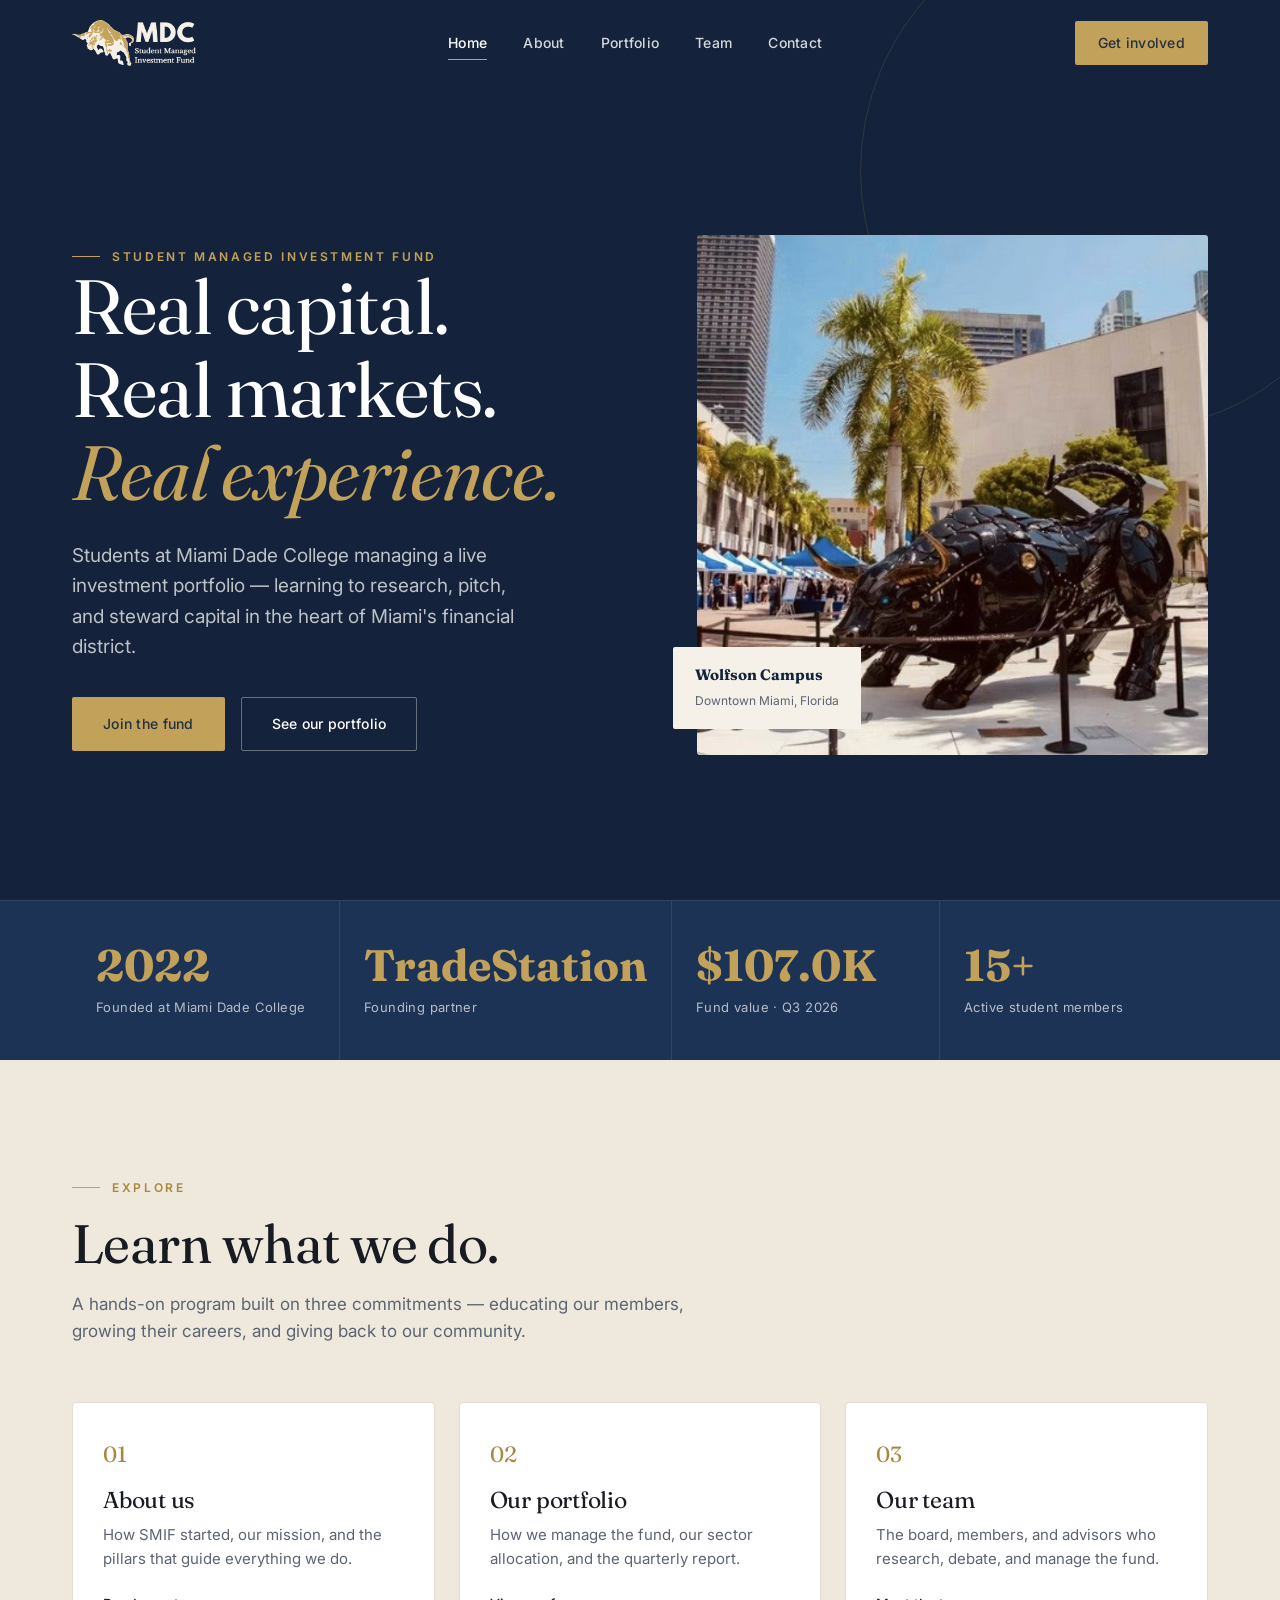
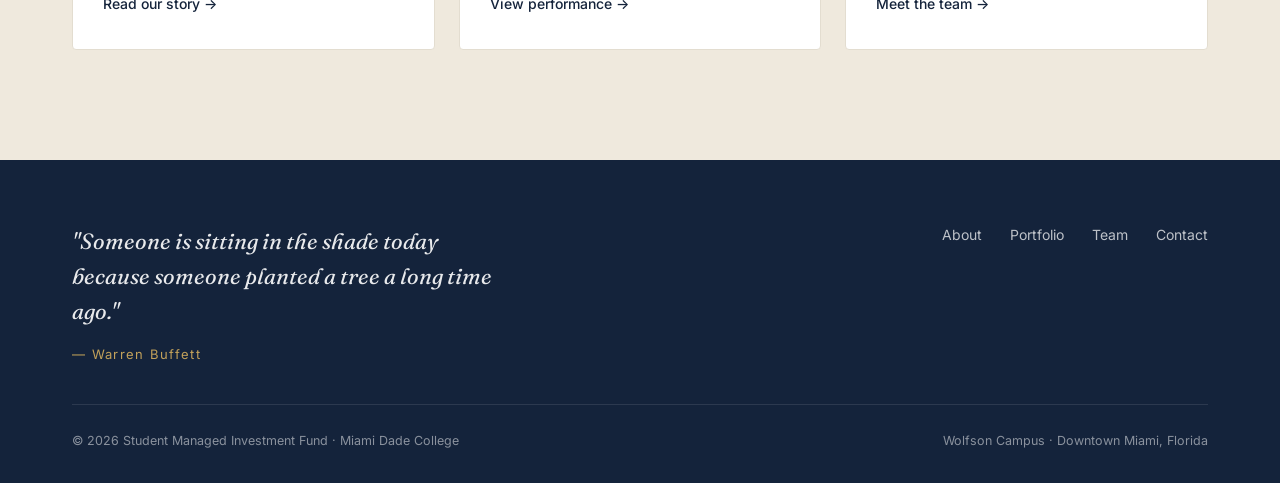
<file: index.html>
<!DOCTYPE html>
<html lang="en">
<head>
<meta charset="UTF-8" />
<meta name="viewport" content="width=device-width, initial-scale=1.0" />
<title>SMIF · Miami Dade College Student Managed Investment Fund</title>
<meta name="description" content="The Student Managed Investment Fund at Miami Dade College — students managing real capital and building careers in finance in the heart of Miami." />
<link rel="preconnect" href="https://fonts.googleapis.com" />
<link rel="preconnect" href="https://fonts.gstatic.com" crossorigin />
<link href="https://fonts.googleapis.com/css2?family=Fraunces:ital,opsz,wght@0,9..144,300..600;1,9..144,400&family=Inter:wght@400;500;600&display=swap" rel="stylesheet" />
<link rel="icon" type="image/png" href="assets/img/logo-color.png" />
<link rel="stylesheet" href="assets/css/style.css" />
</head>
<body>

<header id="hdr">
  <div class="bar">
    <a href="index.html" class="brand"><img src="assets/img/logo-dark.png" alt="MDC Student Managed Investment Fund" class="logo" /></a>
    <nav class="links">
      <a href="index.html" class="active">Home</a>
      <a href="about.html">About</a>
      <a href="portfolio.html">Portfolio</a>
      <a href="team.html">Team</a>
      <a href="contact.html">Contact</a>
    </nav>
    <a href="contact.html" class="btn btn-gold nav-cta">Get involved</a>
    <button class="menu-btn" id="menuBtn" aria-label="Open menu">☰</button>
  </div>
</header>

<div class="mobile-panel" id="mobilePanel">
  <div class="top"><span class="brand"><img src="assets/img/logo-dark.png" alt="SMIF" class="logo" /></span><button class="menu-btn" id="menuClose" aria-label="Close menu">✕</button></div>
  <a class="m" href="index.html">Home</a>
  <a class="m" href="about.html">About</a>
  <a class="m" href="portfolio.html">Portfolio</a>
  <a class="m" href="team.html">Team</a>
  <a class="m" href="contact.html">Contact</a>
</div>

<section class="hero">
  <div class="wrap hero-grid">
    <div>
      <span class="eyebrow light">Student Managed Investment Fund</span>
      <h1>Real capital.<br>Real markets.<br><em>Real experience.</em></h1>
      <p class="lead">Students at Miami Dade College managing a live investment portfolio — learning to research, pitch, and steward capital in the heart of Miami's financial district.</p>
      <div class="hero-cta">
        <a href="contact.html" class="btn btn-gold">Join the fund</a>
        <a href="portfolio.html" class="btn btn-ghost">See our portfolio</a>
      </div>
    </div>
    <div class="hero-media">
      <img src="assets/img/bull.jpg" alt="The bull sculpture outside Miami Dade College Wolfson Campus" />
      <div class="tag"><b>Wolfson Campus</b><small>Downtown Miami, Florida</small></div>
    </div>
  </div>
</section>

<div class="stats">
  <div class="wrap">
    <div class="stat"><b>2022</b><span>Founded at Miami Dade College</span></div>
    <div class="stat"><b>TradeStation</b><span>Founding partner</span></div>
    <div class="stat"><b>$107.0K</b><span>Fund value · Q3 2026</span></div>
    <div class="stat"><b>15+</b><span>Active student members</span></div>
  </div>
</div>

<section class="teaser">
  <div class="wrap">
    <div class="sec-head reveal">
      <span class="eyebrow">Explore</span>
      <h2>Learn what we do.</h2>
      <p>A hands-on program built on three commitments — educating our members, growing their careers, and giving back to our community.</p>
    </div>
    <div class="teaser-grid">
      <div class="tcard reveal"><span class="ic">01</span><h3>About us</h3><p>How SMIF started, our mission, and the pillars that guide everything we do.</p><a href="about.html">Read our story →</a></div>
      <div class="tcard reveal"><span class="ic">02</span><h3>Our portfolio</h3><p>How we manage the fund, our sector allocation, and the quarterly report.</p><a href="portfolio.html">View performance →</a></div>
      <div class="tcard reveal"><span class="ic">03</span><h3>Our team</h3><p>The board, members, and advisors who research, debate, and manage the fund.</p><a href="team.html">Meet the team →</a></div>
    </div>
  </div>
</section>

<footer>
  <div class="wrap">
    <div class="foot-top">
      <div class="q">"Someone is sitting in the shade today because someone planted a tree a long time ago."<small>— Warren Buffett</small></div>
      <nav class="foot-links"><a href="about.html">About</a><a href="portfolio.html">Portfolio</a><a href="team.html">Team</a><a href="contact.html">Contact</a></nav>
    </div>
    <div class="foot-bot"><span>© <span id="yr"></span> Student Managed Investment Fund · Miami Dade College</span><span>Wolfson Campus · Downtown Miami, Florida</span></div>
  </div>
</footer>

<script src="assets/js/main.js"></script>
</body>
</html>
</file>
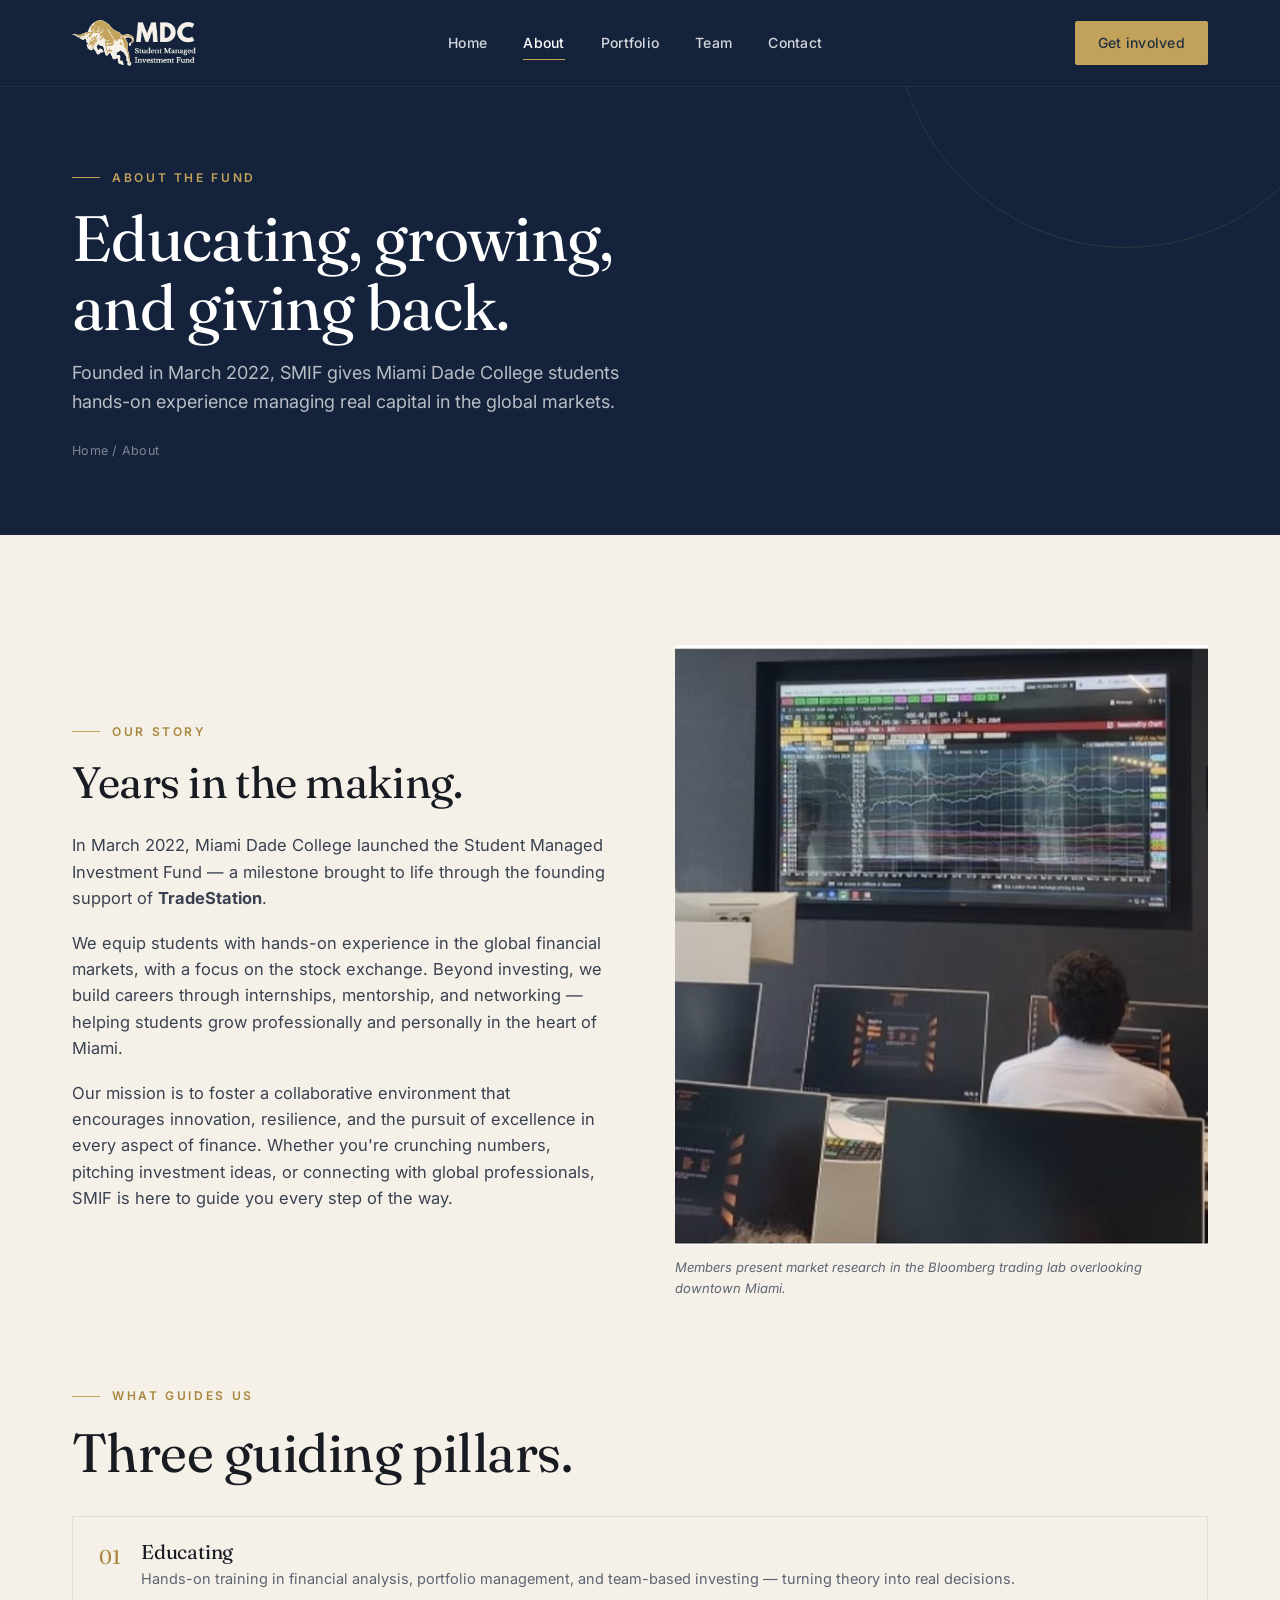
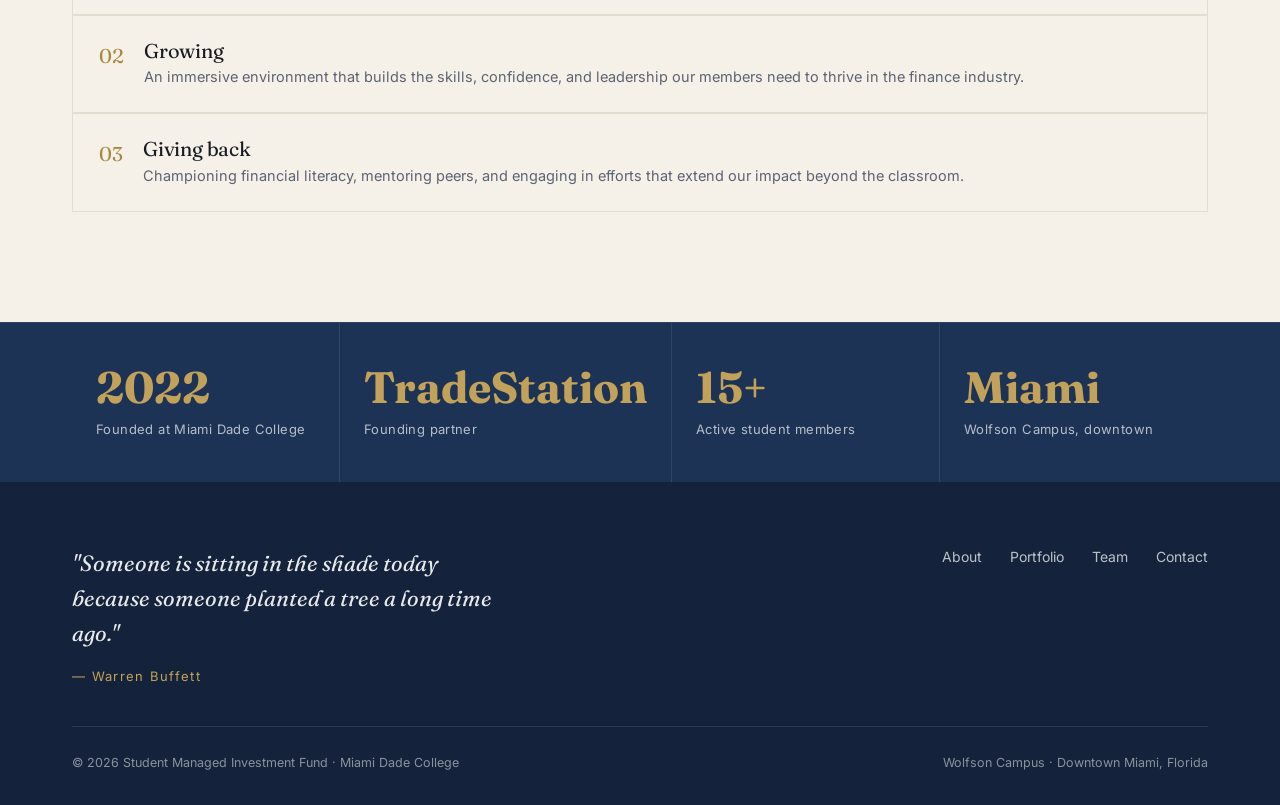
<file: about.html>
<!DOCTYPE html>
<html lang="en">
<head>
<meta charset="UTF-8" />
<meta name="viewport" content="width=device-width, initial-scale=1.0" />
<title>About · SMIF Miami Dade College</title>
<meta name="description" content="About the Student Managed Investment Fund at Miami Dade College — educating, growing, and giving back." />
<link rel="preconnect" href="https://fonts.googleapis.com" />
<link rel="preconnect" href="https://fonts.gstatic.com" crossorigin />
<link href="https://fonts.googleapis.com/css2?family=Fraunces:ital,opsz,wght@0,9..144,300..600;1,9..144,400&family=Inter:wght@400;500;600&display=swap" rel="stylesheet" />
<link rel="icon" type="image/png" href="assets/img/logo-color.png" />
<link rel="stylesheet" href="assets/css/style.css" />
</head>
<body>

<header id="hdr" data-solid="true">
  <div class="bar">
    <a href="index.html" class="brand"><img src="assets/img/logo-dark.png" alt="MDC Student Managed Investment Fund" class="logo" /></a>
    <nav class="links">
      <a href="index.html">Home</a>
      <a href="about.html" class="active">About</a>
      <a href="portfolio.html">Portfolio</a>
      <a href="team.html">Team</a>
      <a href="contact.html">Contact</a>
    </nav>
    <a href="contact.html" class="btn btn-gold nav-cta">Get involved</a>
    <button class="menu-btn" id="menuBtn" aria-label="Open menu">☰</button>
  </div>
</header>
<div class="mobile-panel" id="mobilePanel">
  <div class="top"><span class="brand"><img src="assets/img/logo-dark.png" alt="SMIF" class="logo" /></span><button class="menu-btn" id="menuClose" aria-label="Close menu">✕</button></div>
  <a class="m" href="index.html">Home</a><a class="m" href="about.html">About</a><a class="m" href="portfolio.html">Portfolio</a><a class="m" href="team.html">Team</a><a class="m" href="contact.html">Contact</a>
</div>

<div class="page-hero">
  <div class="wrap">
    <span class="eyebrow light">About the fund</span>
    <h1>Educating, growing,<br>and giving back.</h1>
    <p>Founded in March 2022, SMIF gives Miami Dade College students hands-on experience managing real capital in the global markets.</p>
    <div class="crumb"><a href="index.html">Home</a> / About</div>
  </div>
</div>

<section>
  <div class="wrap">
    <div class="about-grid">
      <div class="about-copy reveal">
        <span class="eyebrow">Our story</span>
        <h2 style="margin:18px 0 26px;font-size:clamp(30px,3.6vw,44px)">Years in the making.</h2>
        <p>In March 2022, Miami Dade College launched the Student Managed Investment Fund — a milestone brought to life through the founding support of <strong>TradeStation</strong>.</p>
        <p>We equip students with hands-on experience in the global financial markets, with a focus on the stock exchange. Beyond investing, we build careers through internships, mentorship, and networking — helping students grow professionally and personally in the heart of Miami.</p>
        <p>Our mission is to foster a collaborative environment that encourages innovation, resilience, and the pursuit of excellence in every aspect of finance. Whether you're crunching numbers, pitching investment ideas, or connecting with global professionals, SMIF is here to guide you every step of the way.</p>
      </div>
      <figure class="about-media reveal">
        <img src="assets/img/trading-floor.jpg" alt="SMIF members presenting in the Bloomberg trading lab" />
        <figcaption>Members present market research in the Bloomberg trading lab overlooking downtown Miami.</figcaption>
      </figure>
    </div>

    <div style="margin-top:80px">
      <div class="sec-head reveal" style="margin-bottom:34px"><span class="eyebrow">What guides us</span><h2>Three guiding pillars.</h2></div>
      <div class="pillars reveal">
        <div class="pillar"><span class="n">01</span><div><h3>Educating</h3><p>Hands-on training in financial analysis, portfolio management, and team-based investing — turning theory into real decisions.</p></div></div>
        <div class="pillar"><span class="n">02</span><div><h3>Growing</h3><p>An immersive environment that builds the skills, confidence, and leadership our members need to thrive in the finance industry.</p></div></div>
        <div class="pillar"><span class="n">03</span><div><h3>Giving back</h3><p>Championing financial literacy, mentoring peers, and engaging in efforts that extend our impact beyond the classroom.</p></div></div>
      </div>
    </div>
  </div>
</section>

<div class="stats">
  <div class="wrap">
    <div class="stat"><b>2022</b><span>Founded at Miami Dade College</span></div>
    <div class="stat"><b>TradeStation</b><span>Founding partner</span></div>
    <div class="stat"><b>15+</b><span>Active student members</span></div>
    <div class="stat"><b>Miami</b><span>Wolfson Campus, downtown</span></div>
  </div>
</div>

<footer>
  <div class="wrap">
    <div class="foot-top">
      <div class="q">"Someone is sitting in the shade today because someone planted a tree a long time ago."<small>— Warren Buffett</small></div>
      <nav class="foot-links"><a href="about.html">About</a><a href="portfolio.html">Portfolio</a><a href="team.html">Team</a><a href="contact.html">Contact</a></nav>
    </div>
    <div class="foot-bot"><span>© <span id="yr"></span> Student Managed Investment Fund · Miami Dade College</span><span>Wolfson Campus · Downtown Miami, Florida</span></div>
  </div>
</footer>
<script src="assets/js/main.js"></script>
</body>
</html>
</file>
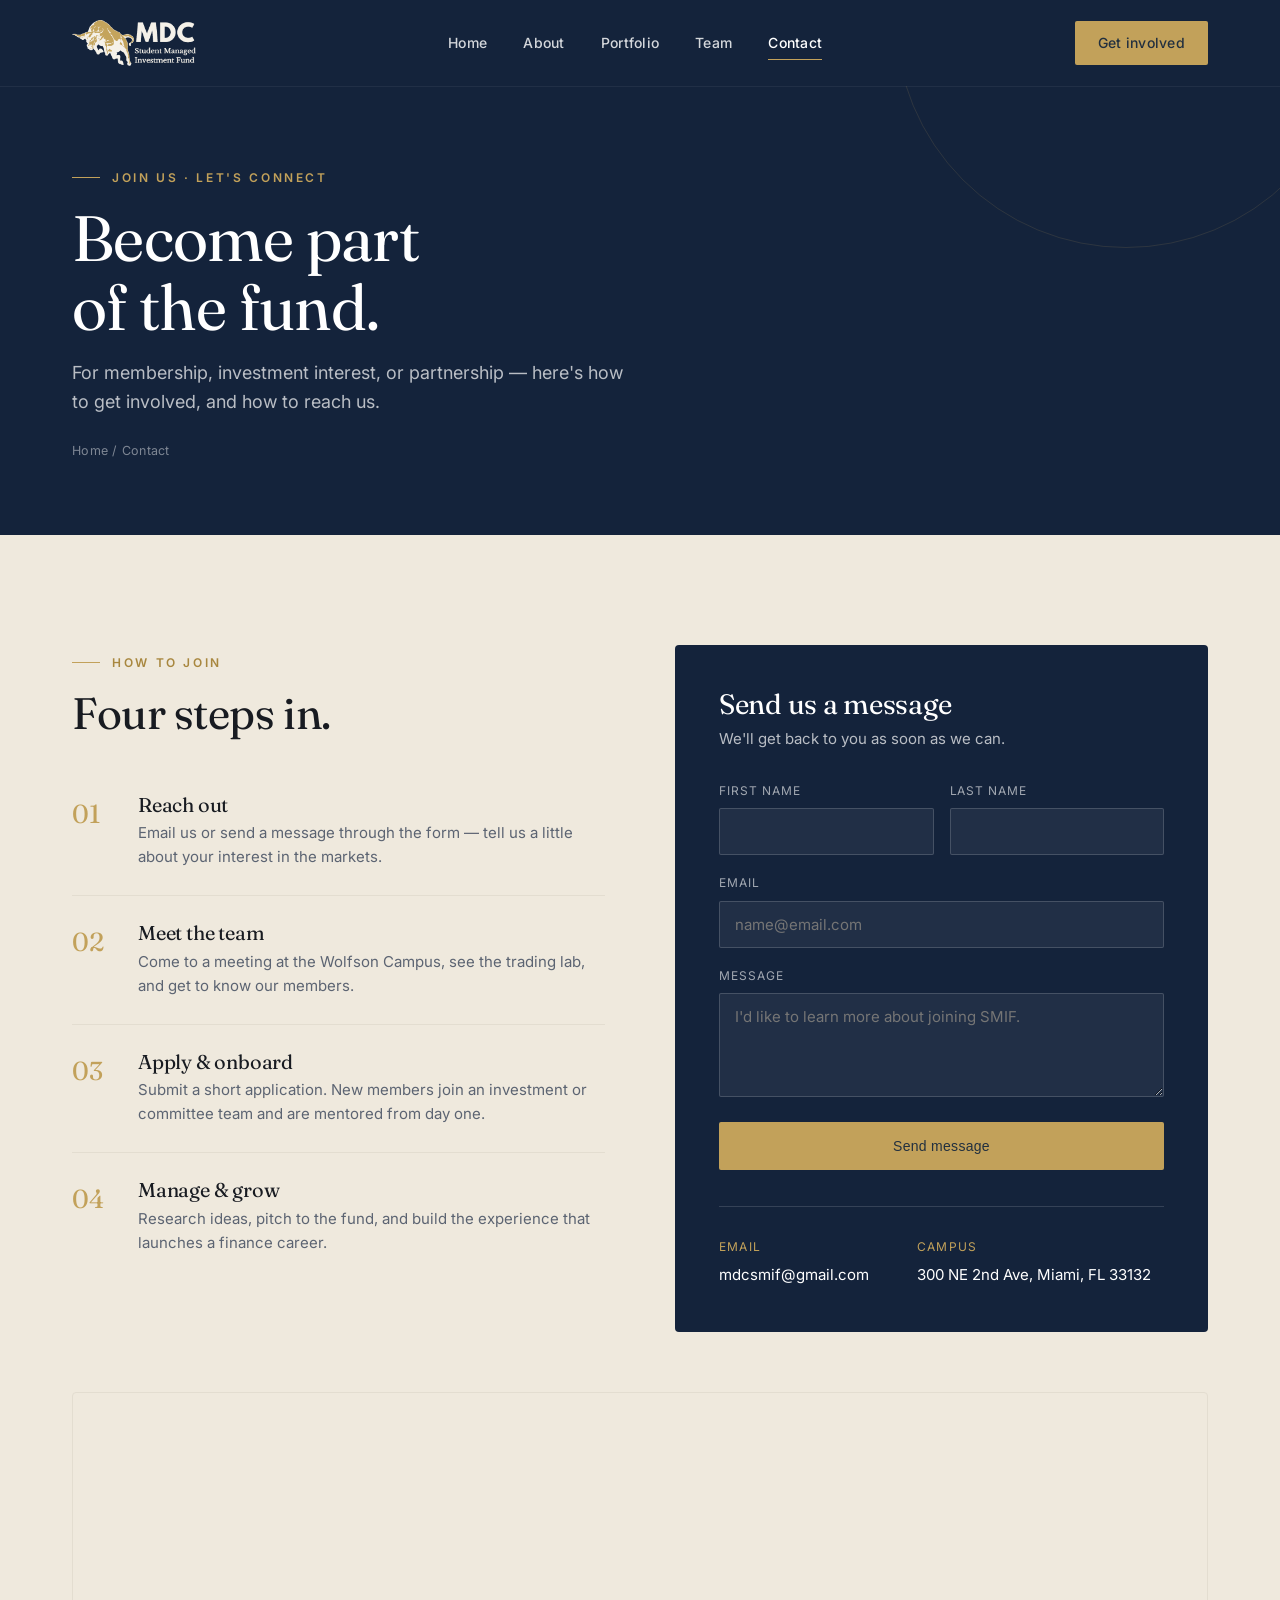
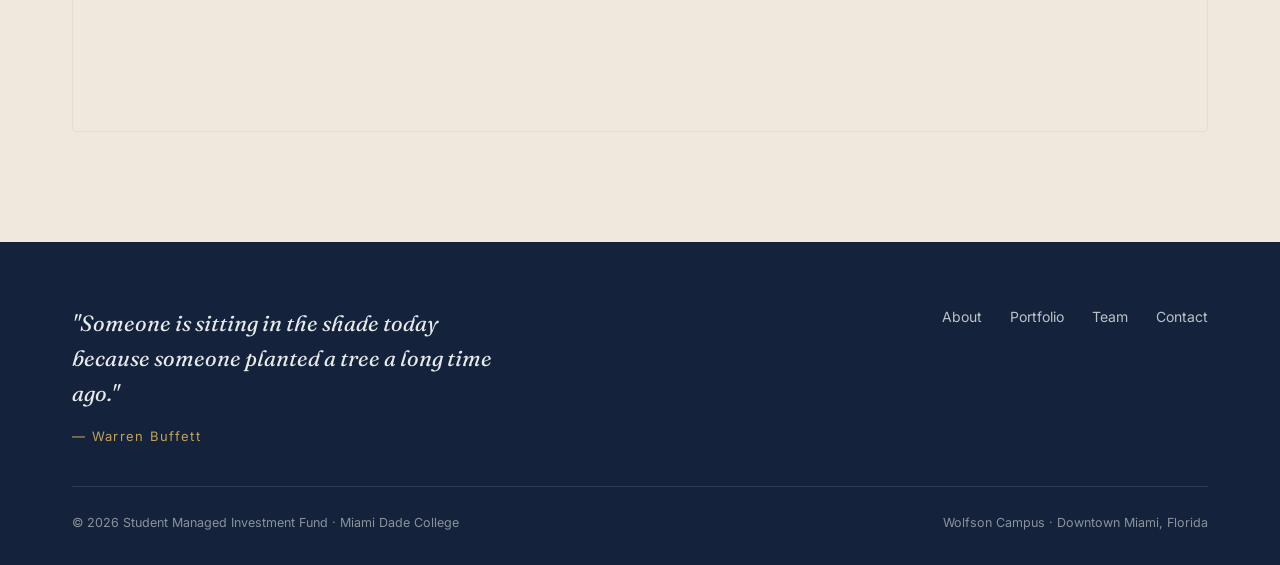
<file: contact.html>
<!DOCTYPE html>
<html lang="en">
<head>
<meta charset="UTF-8" />
<meta name="viewport" content="width=device-width, initial-scale=1.0" />
<title>Contact · SMIF Miami Dade College</title>
<meta name="description" content="Join the Student Managed Investment Fund at Miami Dade College — how to get involved and how to reach us." />
<link rel="preconnect" href="https://fonts.googleapis.com" />
<link rel="preconnect" href="https://fonts.gstatic.com" crossorigin />
<link href="https://fonts.googleapis.com/css2?family=Fraunces:ital,opsz,wght@0,9..144,300..600;1,9..144,400&family=Inter:wght@400;500;600&display=swap" rel="stylesheet" />
<link rel="icon" type="image/png" href="assets/img/logo-color.png" />
<link rel="stylesheet" href="assets/css/style.css" />
</head>
<body>

<header id="hdr" data-solid="true">
  <div class="bar">
    <a href="index.html" class="brand"><img src="assets/img/logo-dark.png" alt="MDC Student Managed Investment Fund" class="logo" /></a>
    <nav class="links">
      <a href="index.html">Home</a><a href="about.html">About</a><a href="portfolio.html">Portfolio</a><a href="team.html">Team</a>
      <a href="contact.html" class="active">Contact</a>
    </nav>
    <a href="contact.html" class="btn btn-gold nav-cta">Get involved</a>
    <button class="menu-btn" id="menuBtn" aria-label="Open menu">☰</button>
  </div>
</header>
<div class="mobile-panel" id="mobilePanel">
  <div class="top"><span class="brand"><img src="assets/img/logo-dark.png" alt="SMIF" class="logo" /></span><button class="menu-btn" id="menuClose" aria-label="Close menu">✕</button></div>
  <a class="m" href="index.html">Home</a><a class="m" href="about.html">About</a><a class="m" href="portfolio.html">Portfolio</a><a class="m" href="team.html">Team</a><a class="m" href="contact.html">Contact</a>
</div>

<div class="page-hero">
  <div class="wrap">
    <span class="eyebrow light">Join us · Let's connect</span>
    <h1>Become part<br>of the fund.</h1>
    <p>For membership, investment interest, or partnership — here's how to get involved, and how to reach us.</p>
    <div class="crumb"><a href="index.html">Home</a> / Contact</div>
  </div>
</div>

<section class="join">
  <div class="wrap">
    <div class="join-grid">
      <div class="reveal">
        <span class="eyebrow">How to join</span>
        <h2 style="margin:18px 0 30px;font-size:clamp(30px,3.6vw,44px)">Four steps in.</h2>
        <div class="steps">
          <div class="step"><span class="num"></span><div><h3>Reach out</h3><p>Email us or send a message through the form — tell us a little about your interest in the markets.</p></div></div>
          <div class="step"><span class="num"></span><div><h3>Meet the team</h3><p>Come to a meeting at the Wolfson Campus, see the trading lab, and get to know our members.</p></div></div>
          <div class="step"><span class="num"></span><div><h3>Apply &amp; onboard</h3><p>Submit a short application. New members join an investment or committee team and are mentored from day one.</p></div></div>
          <div class="step"><span class="num"></span><div><h3>Manage &amp; grow</h3><p>Research ideas, pitch to the fund, and build the experience that launches a finance career.</p></div></div>
        </div>
      </div>
      <div class="contact-card reveal">
        <h3>Send us a message</h3>
        <p>We'll get back to you as soon as we can.</p>
        <form id="contactForm">
          <div class="row2">
            <div class="field"><label>First name</label><input name="first" required /></div>
            <div class="field"><label>Last name</label><input name="last" /></div>
          </div>
          <div class="field"><label>Email</label><input type="email" name="email" required placeholder="name@email.com" /></div>
          <div class="field"><label>Message</label><textarea name="message" rows="4" placeholder="I'd like to learn more about joining SMIF."></textarea></div>
          <button type="submit" class="btn btn-gold" style="width:100%;justify-content:center">Send message</button>
        </form>
        <div class="cinfo" style="border-color:rgba(255,255,255,.14)">
          <div class="it"><div class="l">Email</div><a href="mailto:mdcsmif@gmail.com">mdcsmif@gmail.com</a></div>
          <div class="it"><div class="l">Campus</div><span>300 NE 2nd Ave, Miami, FL 33132</span></div>
        </div>
      </div>
    </div>

    <div class="mapembed reveal">
      <iframe title="Miami Dade College Wolfson Campus map" loading="lazy" src="https://maps.google.com/maps?q=Miami%20Dade%20College%20Wolfson%20Campus&t=&z=15&ie=UTF8&iwloc=&output=embed"></iframe>
    </div>
  </div>
</section>

<footer>
  <div class="wrap">
    <div class="foot-top">
      <div class="q">"Someone is sitting in the shade today because someone planted a tree a long time ago."<small>— Warren Buffett</small></div>
      <nav class="foot-links"><a href="about.html">About</a><a href="portfolio.html">Portfolio</a><a href="team.html">Team</a><a href="contact.html">Contact</a></nav>
    </div>
    <div class="foot-bot"><span>© <span id="yr"></span> Student Managed Investment Fund · Miami Dade College</span><span>Wolfson Campus · Downtown Miami, Florida</span></div>
  </div>
</footer>
<script src="assets/js/main.js"></script>
</body>
</html>
</file>
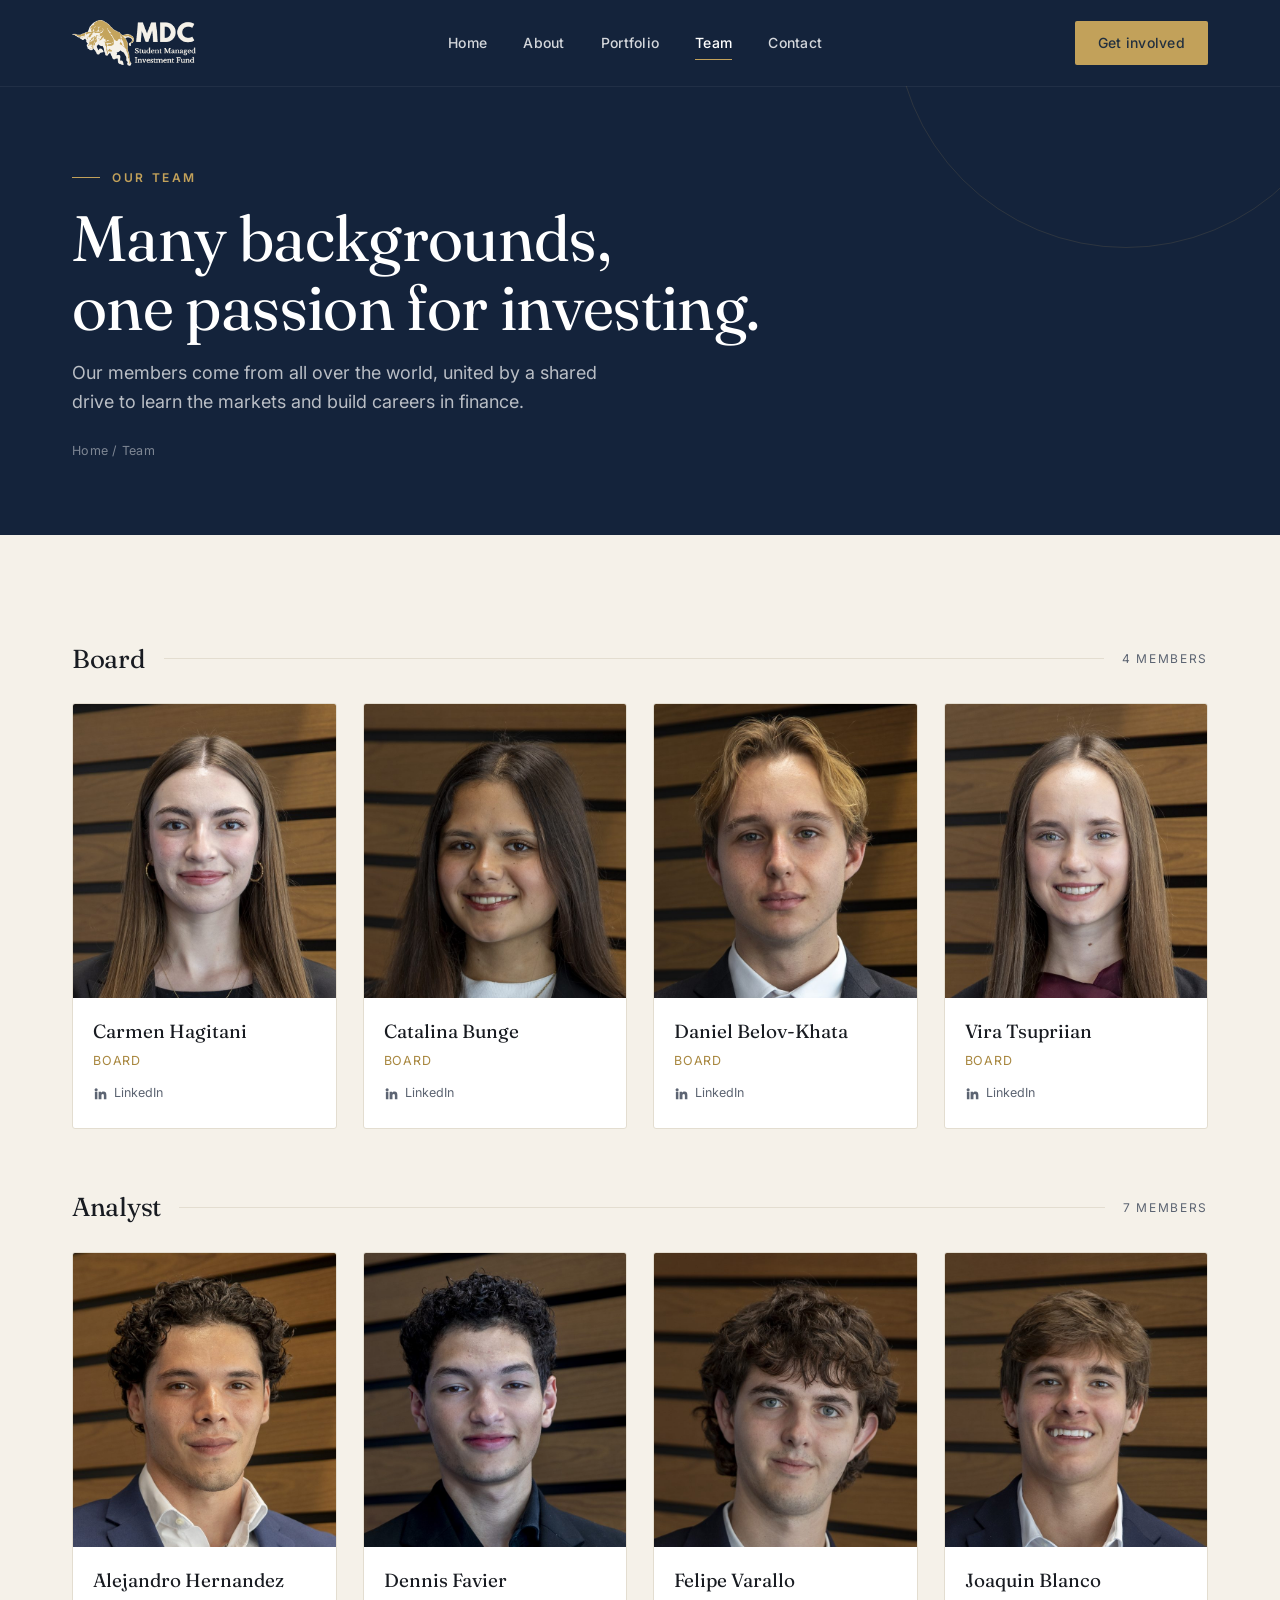
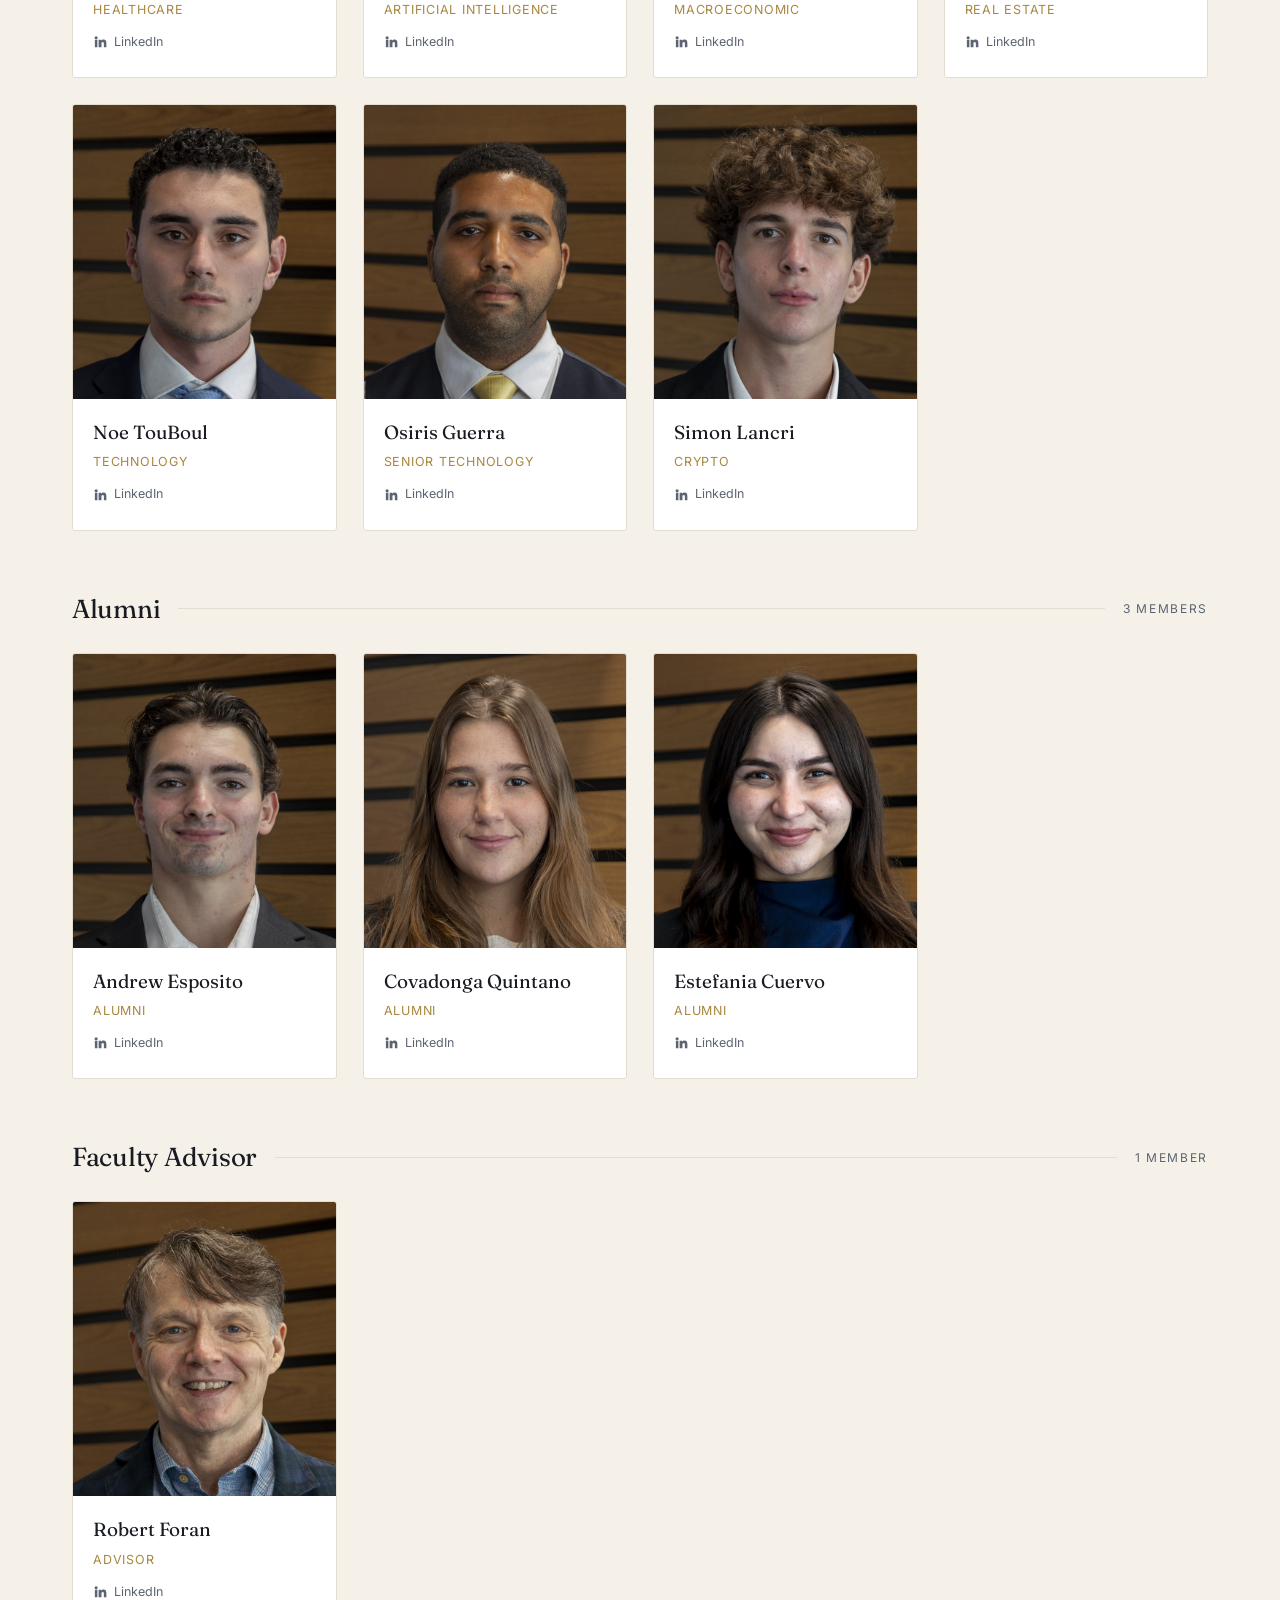
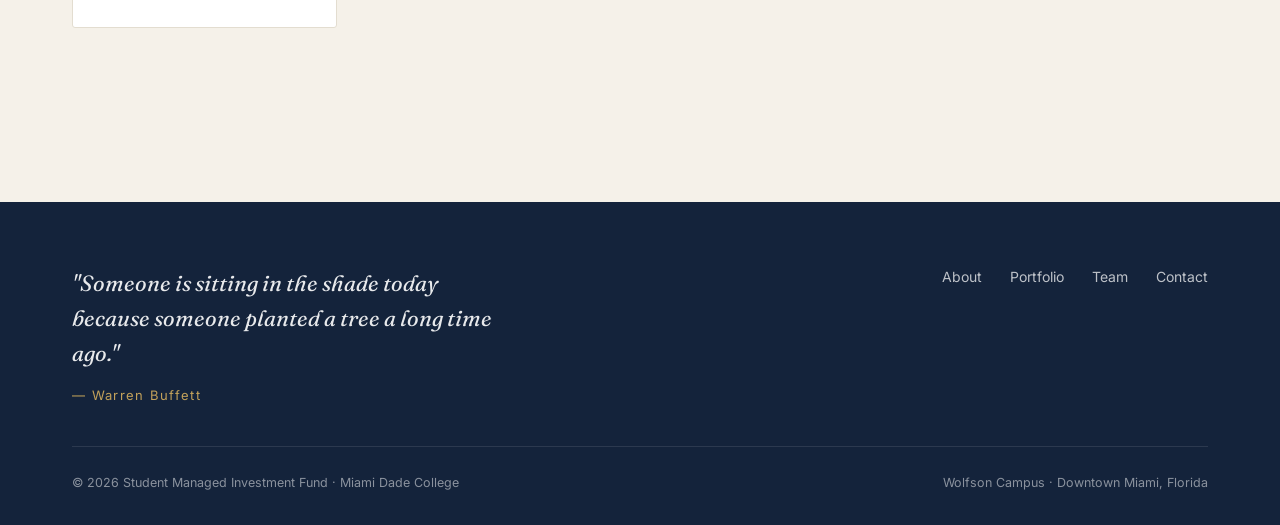
<file: team.html>
<!DOCTYPE html>
<html lang="en">
<head>
<meta charset="UTF-8" />
<meta name="viewport" content="width=device-width, initial-scale=1.0" />
<title>Team · SMIF Miami Dade College</title>
<meta name="description" content="Meet the SMIF board, members, alumni, and faculty advisor at Miami Dade College." />
<link rel="preconnect" href="https://fonts.googleapis.com" />
<link rel="preconnect" href="https://fonts.gstatic.com" crossorigin />
<link href="https://fonts.googleapis.com/css2?family=Fraunces:ital,opsz,wght@0,9..144,300..600;1,9..144,400&family=Inter:wght@400;500;600&display=swap" rel="stylesheet" />
<link rel="icon" type="image/png" href="assets/img/logo-color.png" />
<link rel="stylesheet" href="assets/css/style.css" />
</head>
<body>

<header id="hdr" data-solid="true">
  <div class="bar">
    <a href="index.html" class="brand"><img src="assets/img/logo-dark.png" alt="MDC Student Managed Investment Fund" class="logo" /></a>
    <nav class="links">
      <a href="index.html">Home</a><a href="about.html">About</a><a href="portfolio.html">Portfolio</a>
      <a href="team.html" class="active">Team</a><a href="contact.html">Contact</a>
    </nav>
    <a href="contact.html" class="btn btn-gold nav-cta">Get involved</a>
    <button class="menu-btn" id="menuBtn" aria-label="Open menu">☰</button>
  </div>
</header>
<div class="mobile-panel" id="mobilePanel">
  <div class="top"><span class="brand"><img src="assets/img/logo-dark.png" alt="SMIF" class="logo" /></span><button class="menu-btn" id="menuClose" aria-label="Close menu">✕</button></div>
  <a class="m" href="index.html">Home</a><a class="m" href="about.html">About</a><a class="m" href="portfolio.html">Portfolio</a><a class="m" href="team.html">Team</a><a class="m" href="contact.html">Contact</a>
</div>

<div class="page-hero">
  <div class="wrap">
    <span class="eyebrow light">Our team</span>
    <h1>Many backgrounds,<br>one passion for investing.</h1>
    <p>Our members come from all over the world, united by a shared drive to learn the markets and build careers in finance.</p>
    <div class="crumb"><a href="index.html">Home</a> / Team</div>
  </div>
</div>

<section>
  <div class="wrap">
    <div id="teamMount"></div>
  </div>
</section>

<footer>
  <div class="wrap">
    <div class="foot-top">
      <div class="q">"Someone is sitting in the shade today because someone planted a tree a long time ago."<small>— Warren Buffett</small></div>
      <nav class="foot-links"><a href="about.html">About</a><a href="portfolio.html">Portfolio</a><a href="team.html">Team</a><a href="contact.html">Contact</a></nav>
    </div>
    <div class="foot-bot"><span>© <span id="yr"></span> Student Managed Investment Fund · Miami Dade College</span><span>Wolfson Campus · Downtown Miami, Florida</span></div>
  </div>
</footer>

<script src="assets/js/main.js"></script>
<script src="assets/js/team.js"></script>
</body>
</html>
</file>
<file: assets/css/style.css>
:root{
  --navy:#14233b; --navy-2:#1d3355; --navy-soft:#26375a;
  --gold:#c2a15a; --gold-deep:#a8873f;
  --ivory:#f5f1e9; --ivory-2:#efe9dd;
  --ink:#181b21; --muted:#5c6472; --line:#e3ddd0;
  --serif:"Fraunces",Georgia,serif; --sans:"Inter",system-ui,sans-serif;
}
*{margin:0;padding:0;box-sizing:border-box}
html{scroll-behavior:smooth}
body{font-family:var(--sans);color:var(--ink);background:var(--ivory);line-height:1.6;-webkit-font-smoothing:antialiased}
h1,h2,h3{font-family:var(--serif);font-weight:400;letter-spacing:-.01em;line-height:1.08}
a{color:inherit;text-decoration:none}
img{display:block;max-width:100%}
.wrap{max-width:1200px;margin:0 auto;padding:0 32px}
.eyebrow{font-family:var(--sans);font-size:12px;font-weight:600;letter-spacing:.22em;text-transform:uppercase;color:var(--gold-deep);display:inline-flex;align-items:center;gap:12px}
.eyebrow::before{content:"";width:28px;height:1px;background:var(--gold)}
.eyebrow.light{color:var(--gold)}
.btn{display:inline-flex;align-items:center;gap:10px;font-size:14px;font-weight:500;letter-spacing:.02em;padding:15px 30px;border-radius:2px;transition:.25s;cursor:pointer;border:1px solid transparent}
.btn-gold{background:var(--gold);color:#22303f}
.btn-gold:hover{background:var(--gold-deep);color:#fff}
.btn-ghost{border-color:rgba(255,255,255,.35);color:#fff}
.btn-ghost:hover{border-color:var(--gold);color:var(--gold)}
.btn-dark{border-color:var(--navy);color:var(--navy)}
.btn-dark:hover{background:var(--navy);color:#fff}

/* NAV */
header{position:fixed;top:0;left:0;right:0;z-index:50;transition:.3s}
header .bar{display:flex;align-items:center;justify-content:space-between;padding:20px 32px;max-width:1200px;margin:0 auto}
.brand{display:flex;align-items:center;gap:14px;color:#fff}
.brand .mark{width:42px;height:42px;border:1px solid var(--gold);display:grid;place-items:center;font-family:var(--serif);font-size:19px;color:var(--gold)}
.brand b{font-family:var(--serif);font-size:20px;font-weight:400;letter-spacing:.02em;line-height:1}
.brand span{display:block;font-family:var(--sans);font-size:10px;letter-spacing:.24em;text-transform:uppercase;color:rgba(255,255,255,.6);margin-top:3px}
.brand .logo{height:46px;width:auto;display:block}
.mobile-panel .brand .logo{height:40px}
@media(max-width:560px){.brand .logo{height:38px}}
nav.links{display:flex;gap:36px}
nav.links a{color:rgba(255,255,255,.82);font-size:14px;font-weight:500;letter-spacing:.02em;position:relative;padding:4px 0}
nav.links a::after{content:"";position:absolute;left:0;bottom:-2px;width:0;height:1px;background:var(--gold);transition:.25s}
nav.links a:hover{color:#fff}nav.links a:hover::after{width:100%}
nav.links a.active{color:#fff}nav.links a.active::after{width:100%}
.nav-cta{padding:10px 22px}
header.scrolled,header.solid{background:var(--navy);box-shadow:0 1px 0 rgba(255,255,255,.06)}
.menu-btn{display:none;background:none;border:0;color:#fff;font-size:26px;cursor:pointer}
.mobile-panel{position:fixed;inset:0;background:var(--navy);z-index:60;display:none;flex-direction:column;padding:28px 32px}
.mobile-panel.open{display:flex}
.mobile-panel .top{display:flex;justify-content:space-between;align-items:center;margin-bottom:40px}
.mobile-panel a.m{font-family:var(--serif);font-size:30px;color:#fff;padding:14px 0;border-bottom:1px solid rgba(255,255,255,.1)}

/* HERO (home) */
.hero{position:relative;min-height:100vh;background:var(--navy);color:#fff;display:flex;align-items:center;overflow:hidden}
.hero-grid{display:grid;grid-template-columns:1.05fr .95fr;gap:60px;align-items:center;width:100%;padding-top:90px}
.hero h1{font-size:clamp(44px,6vw,86px);color:#fff}
.hero h1 em{font-style:italic;color:var(--gold)}
.hero p.lead{font-size:19px;color:rgba(255,255,255,.72);max-width:460px;margin:26px 0 34px}
.hero-cta{display:flex;gap:16px;flex-wrap:wrap}
.hero-media{position:relative}
.hero-media img{width:100%;height:520px;object-fit:cover;border-radius:3px;filter:saturate(1.02)}
.hero-media .tag{position:absolute;left:-24px;bottom:26px;background:var(--ivory);color:var(--navy);padding:16px 22px;border-radius:2px;max-width:230px}
.hero-media .tag b{font-family:var(--serif);font-size:15px;display:block}
.hero-media .tag small{font-size:12px;color:var(--muted)}
.hero::after{content:"";position:absolute;right:-8%;top:-10%;width:520px;height:520px;border:1px solid rgba(194,161,90,.16);border-radius:50%}

/* PAGE BANNER (interior pages) */
.page-hero{background:var(--navy);color:#fff;padding:160px 0 74px;position:relative;overflow:hidden}
.page-hero::after{content:"";position:absolute;right:-6%;top:-40%;width:460px;height:460px;border:1px solid rgba(194,161,90,.14);border-radius:50%}
.page-hero h1{font-size:clamp(38px,5vw,68px);color:#fff;margin-top:16px}
.page-hero p{color:rgba(255,255,255,.7);font-size:18px;max-width:560px;margin-top:18px}
.crumb{font-size:12.5px;color:rgba(255,255,255,.45);margin-top:24px;letter-spacing:.02em}
.crumb a:hover{color:var(--gold)}

/* STAT BAND */
.stats{background:var(--navy-2);color:#fff;border-top:1px solid rgba(255,255,255,.08)}
.stats .wrap{display:grid;grid-template-columns:repeat(4,1fr);gap:0}
.stat{padding:42px 24px;border-right:1px solid rgba(255,255,255,.09)}
.stat:last-child{border-right:0}
.stat b{font-family:var(--serif);font-size:44px;color:var(--gold);display:block;line-height:1}
.stat span{font-size:13px;letter-spacing:.03em;color:rgba(255,255,255,.68);margin-top:10px;display:block}

/* SECTIONS */
section{padding:110px 0}
.sec-head{max-width:640px;margin-bottom:56px}
.sec-head h2{font-size:clamp(34px,4.4vw,54px);margin-top:18px}
.sec-head p{color:var(--muted);font-size:17px;margin-top:18px}

/* ABOUT */
.about-grid{display:grid;grid-template-columns:1fr 1fr;gap:70px;align-items:center}
.about-copy p{color:#3a4150;margin-bottom:18px;font-size:16.5px}
.pillars{display:grid;gap:2px;margin-top:34px;background:var(--line);border:1px solid var(--line)}
.pillar{background:var(--ivory);padding:24px 26px;display:flex;gap:20px;align-items:flex-start}
.pillar .n{font-family:var(--serif);font-size:20px;color:var(--gold-deep)}
.pillar h3{font-size:20px;margin-bottom:4px}
.pillar p{font-size:14.5px;color:var(--muted);margin:0}
.about-media img{width:100%;height:600px;object-fit:cover;border-radius:3px}
.about-media figcaption{font-size:13px;color:var(--muted);margin-top:12px;font-style:italic}

/* teaser cards (home) */
.teaser{background:var(--ivory-2)}
.teaser-grid{display:grid;grid-template-columns:repeat(3,1fr);gap:24px;margin-top:52px}
.tcard{background:#fff;border:1px solid var(--line);border-radius:4px;padding:34px 30px;transition:.25s;display:flex;flex-direction:column}
.tcard:hover{transform:translateY(-4px);box-shadow:0 18px 44px -24px rgba(20,35,59,.45)}
.tcard .ic{font-family:var(--serif);font-size:22px;color:var(--gold-deep);margin-bottom:16px}
.tcard h3{font-size:23px;margin-bottom:10px}
.tcard p{font-size:15px;color:var(--muted);margin-bottom:22px;flex:1}
.tcard a{font-size:14px;font-weight:500;color:var(--navy);display:inline-flex;gap:8px;align-items:center}
.tcard a:hover{color:var(--gold-deep)}

/* PORTFOLIO */
.portfolio{background:var(--navy);color:#fff}
.portfolio .sec-head p{color:rgba(255,255,255,.66)}
.perf-grid{display:grid;grid-template-columns:1.3fr 1fr;gap:56px;align-items:center}
.chart-card{background:rgba(255,255,255,.04);border:1px solid rgba(255,255,255,.1);border-radius:4px;padding:28px}
.chart-card .ch-head{display:flex;justify-content:space-between;align-items:baseline;margin-bottom:8px}
.chart-card h3{font-size:20px;color:#fff}
.legend{display:flex;gap:18px;font-size:12.5px;color:rgba(255,255,255,.7);margin-top:14px}
.legend i{display:inline-block;width:14px;height:3px;vertical-align:middle;margin-right:6px}
.alloc h3{font-size:20px;margin-bottom:22px}
.alloc-row{margin-bottom:18px}
.alloc-row .t{display:flex;justify-content:space-between;font-size:13.5px;color:rgba(255,255,255,.82);margin-bottom:7px}
.alloc-bar{height:6px;background:rgba(255,255,255,.1);border-radius:3px;overflow:hidden}
.alloc-bar i{display:block;height:100%;background:var(--gold);border-radius:3px}
.disclaimer{font-size:12px;color:rgba(255,255,255,.42);margin-top:34px;max-width:720px}
/* real portfolio metrics */
.metrics{display:grid;grid-template-columns:repeat(4,1fr);gap:20px;margin-bottom:56px}
.metric{background:rgba(255,255,255,.04);border:1px solid rgba(255,255,255,.1);border-radius:4px;padding:26px 24px}
.metric .lbl{font-size:12px;letter-spacing:.1em;text-transform:uppercase;color:rgba(255,255,255,.55)}
.metric .val{font-family:var(--serif);font-size:38px;color:#fff;line-height:1;margin-top:12px}
.metric .val.up{color:#7fce9a}.metric .val.down{color:#e8907f}.metric .val.gold{color:var(--gold)}
.metric .sub{font-size:12.5px;color:rgba(255,255,255,.5);margin-top:8px}
.holdings{width:100%;border-collapse:collapse;font-size:14px}
.holdings th{text-align:left;font-weight:500;font-size:11.5px;letter-spacing:.08em;text-transform:uppercase;color:rgba(255,255,255,.5);padding:0 12px 14px;border-bottom:1px solid rgba(255,255,255,.14)}
.holdings th.r,.holdings td.r{text-align:right}
.holdings td{padding:13px 12px;border-bottom:1px solid rgba(255,255,255,.07);color:rgba(255,255,255,.85)}
.holdings td.tk{font-weight:600;color:#fff}
.holdings .pos{color:#7fce9a}.holdings .neg{color:#e8907f}
.holdings tr.total td{border-top:1px solid rgba(255,255,255,.2);border-bottom:0;font-weight:600;color:#fff;padding-top:16px}
.movers{display:grid;grid-template-columns:1fr 1fr;gap:20px;margin-top:26px}
.mover{background:rgba(255,255,255,.04);border:1px solid rgba(255,255,255,.1);border-radius:4px;padding:20px 22px}
.mover .h{font-size:12px;letter-spacing:.08em;text-transform:uppercase;margin-bottom:12px}
.mover.win .h{color:#7fce9a}.mover.lag .h{color:#e8907f}
.mover .tags{display:flex;gap:8px;flex-wrap:wrap}
.mover .tags span{font-size:13px;font-weight:500;color:#fff;background:rgba(255,255,255,.08);border:1px solid rgba(255,255,255,.12);padding:6px 12px;border-radius:2px}
.pf-2col{display:grid;grid-template-columns:1.35fr 1fr;gap:56px;align-items:start}
.donut-wrap{background:rgba(255,255,255,.04);border:1px solid rgba(255,255,255,.1);border-radius:4px;padding:28px}
.donut-wrap h3{font-size:20px;margin-bottom:18px}
.donut-legend{list-style:none;margin-top:18px;display:grid;gap:9px}
.donut-legend li{display:flex;align-items:center;font-size:13px;color:rgba(255,255,255,.82)}
.donut-legend li i{width:11px;height:11px;border-radius:2px;margin-right:10px}
.donut-legend li span{margin-left:auto;color:rgba(255,255,255,.6)}
@media(max-width:900px){.metrics{grid-template-columns:1fr 1fr}.pf-2col{grid-template-columns:1fr;gap:40px}.movers{grid-template-columns:1fr}}
.report-cta{margin-top:46px;display:flex;gap:20px;align-items:center;flex-wrap:wrap;border-top:1px solid rgba(255,255,255,.1);padding-top:34px}
.report-cta p{color:rgba(255,255,255,.72);font-size:15px;max-width:420px}

/* TEAM */
.team-group{margin-bottom:64px}
.team-group>.gh{display:flex;align-items:center;gap:18px;margin-bottom:30px}
.team-group .gh h3{font-size:26px;white-space:nowrap}
.team-group .gh .rule{flex:1;height:1px;background:var(--line)}
.team-group .gh .cnt{font-size:12px;color:var(--muted);letter-spacing:.14em;text-transform:uppercase}
.grid-people{display:grid;grid-template-columns:repeat(4,1fr);gap:26px}
.person{background:#fff;border:1px solid var(--line);border-radius:3px;overflow:hidden;transition:.25s}
.person:hover{transform:translateY(-4px);box-shadow:0 16px 40px -20px rgba(20,35,59,.4)}
.person .ph{aspect-ratio:1/1.12;overflow:hidden;background:var(--ivory-2)}
.person .ph img{width:100%;height:100%;object-fit:cover;object-position:center top}
.person .meta{padding:18px 20px 20px}
.person h4{font-family:var(--serif);font-size:19px;font-weight:400}
.person .role{font-size:12.5px;color:var(--gold-deep);letter-spacing:.06em;text-transform:uppercase;margin-top:5px}
.person .li{display:inline-flex;align-items:center;gap:6px;font-size:12.5px;color:var(--muted);margin-top:12px;transition:.2s}
.person .li:hover{color:var(--navy)}
.person .li svg{width:15px;height:15px;fill:currentColor}

/* JOIN + CONTACT */
.join{background:var(--ivory-2)}
.join-grid{display:grid;grid-template-columns:1fr 1fr;gap:70px}
.steps{counter-reset:s}
.step{display:flex;gap:22px;padding:26px 0;border-top:1px solid var(--line)}
.step:first-child{border-top:0}
.step .num{counter-increment:s;font-family:var(--serif);font-size:26px;color:var(--gold);min-width:44px}
.step .num::before{content:"0" counter(s)}
.step h3{font-size:20px;margin-bottom:6px}
.step p{font-size:15px;color:var(--muted)}
.contact-card{background:var(--navy);color:#fff;border-radius:4px;padding:44px}
.contact-card h3{font-size:28px;color:#fff;margin-bottom:8px}
.contact-card>p{color:rgba(255,255,255,.7);font-size:15px;margin-bottom:30px}
.field{margin-bottom:18px}
.field label{display:block;font-size:12px;letter-spacing:.08em;text-transform:uppercase;color:rgba(255,255,255,.6);margin-bottom:8px}
.field input,.field textarea{width:100%;background:rgba(255,255,255,.06);border:1px solid rgba(255,255,255,.16);border-radius:2px;padding:13px 15px;color:#fff;font-family:var(--sans);font-size:15px;transition:.2s}
.field input:focus,.field textarea:focus{outline:0;border-color:var(--gold);background:rgba(255,255,255,.1)}
.row2{display:grid;grid-template-columns:1fr 1fr;gap:16px}
.cinfo{display:flex;flex-wrap:wrap;gap:26px 48px;margin-top:36px;padding-top:30px;border-top:1px solid var(--line)}
.cinfo .it .l{font-size:12px;letter-spacing:.1em;text-transform:uppercase;color:var(--gold);margin-bottom:6px}
.cinfo .it a,.cinfo .it span{font-size:15px;color:#fff}
.cinfo .it a:hover{color:var(--gold)}
.mapembed{margin-top:60px;border:1px solid var(--line);border-radius:4px;overflow:hidden;height:340px}
.mapembed iframe{width:100%;height:100%;border:0;filter:grayscale(.3)}

/* FOOTER */
footer{background:var(--navy);color:#fff;padding:64px 0 32px}
.foot-top{display:flex;justify-content:space-between;flex-wrap:wrap;gap:30px;padding-bottom:40px;border-bottom:1px solid rgba(255,255,255,.1)}
.foot-top .q{font-family:var(--serif);font-style:italic;font-size:22px;max-width:440px;color:rgba(255,255,255,.9)}
.foot-top .q small{display:block;font-style:normal;font-family:var(--sans);font-size:13px;color:var(--gold);letter-spacing:.1em;margin-top:14px}
.foot-links{display:flex;gap:28px;flex-wrap:wrap}
.foot-links a{font-size:14px;color:rgba(255,255,255,.72)}
.foot-links a:hover{color:var(--gold)}
.foot-bot{display:flex;justify-content:space-between;flex-wrap:wrap;gap:14px;padding-top:26px;font-size:12.5px;color:rgba(255,255,255,.5)}

.reveal{opacity:0;transform:translateY(24px);transition:.7s cubic-bezier(.2,.7,.2,1)}
.reveal.in{opacity:1;transform:none}

@media(max-width:900px){
  nav.links,.nav-cta{display:none}
  .menu-btn{display:block}
  .hero-grid,.about-grid,.perf-grid,.join-grid{grid-template-columns:1fr;gap:44px}
  .hero-media .tag{left:16px}
  .stats .wrap{grid-template-columns:1fr 1fr}
  .stat{border-bottom:1px solid rgba(255,255,255,.09)}
  .grid-people{grid-template-columns:repeat(3,1fr)}
  .teaser-grid{grid-template-columns:1fr}
  .about-media img{height:380px}
  section{padding:76px 0}
  .wrap{padding:0 22px}
  .page-hero{padding:130px 0 56px}
}
@media(max-width:560px){
  .grid-people{grid-template-columns:1fr 1fr;gap:14px}
  .row2{grid-template-columns:1fr}
  .contact-card{padding:28px}
}

/* quarter switcher */
.q-tabs{display:flex;gap:10px;margin-bottom:40px}
.q-tab{font-family:var(--sans);font-size:14px;font-weight:500;letter-spacing:.04em;padding:11px 24px;border:1px solid rgba(255,255,255,.2);border-radius:2px;background:transparent;color:rgba(255,255,255,.7);cursor:pointer;transition:.25s}
.q-tab:hover{border-color:var(--gold);color:var(--gold)}
.q-tab.active{background:var(--gold);border-color:var(--gold);color:#22303f}
.q-panel[hidden]{display:none}
</file>
